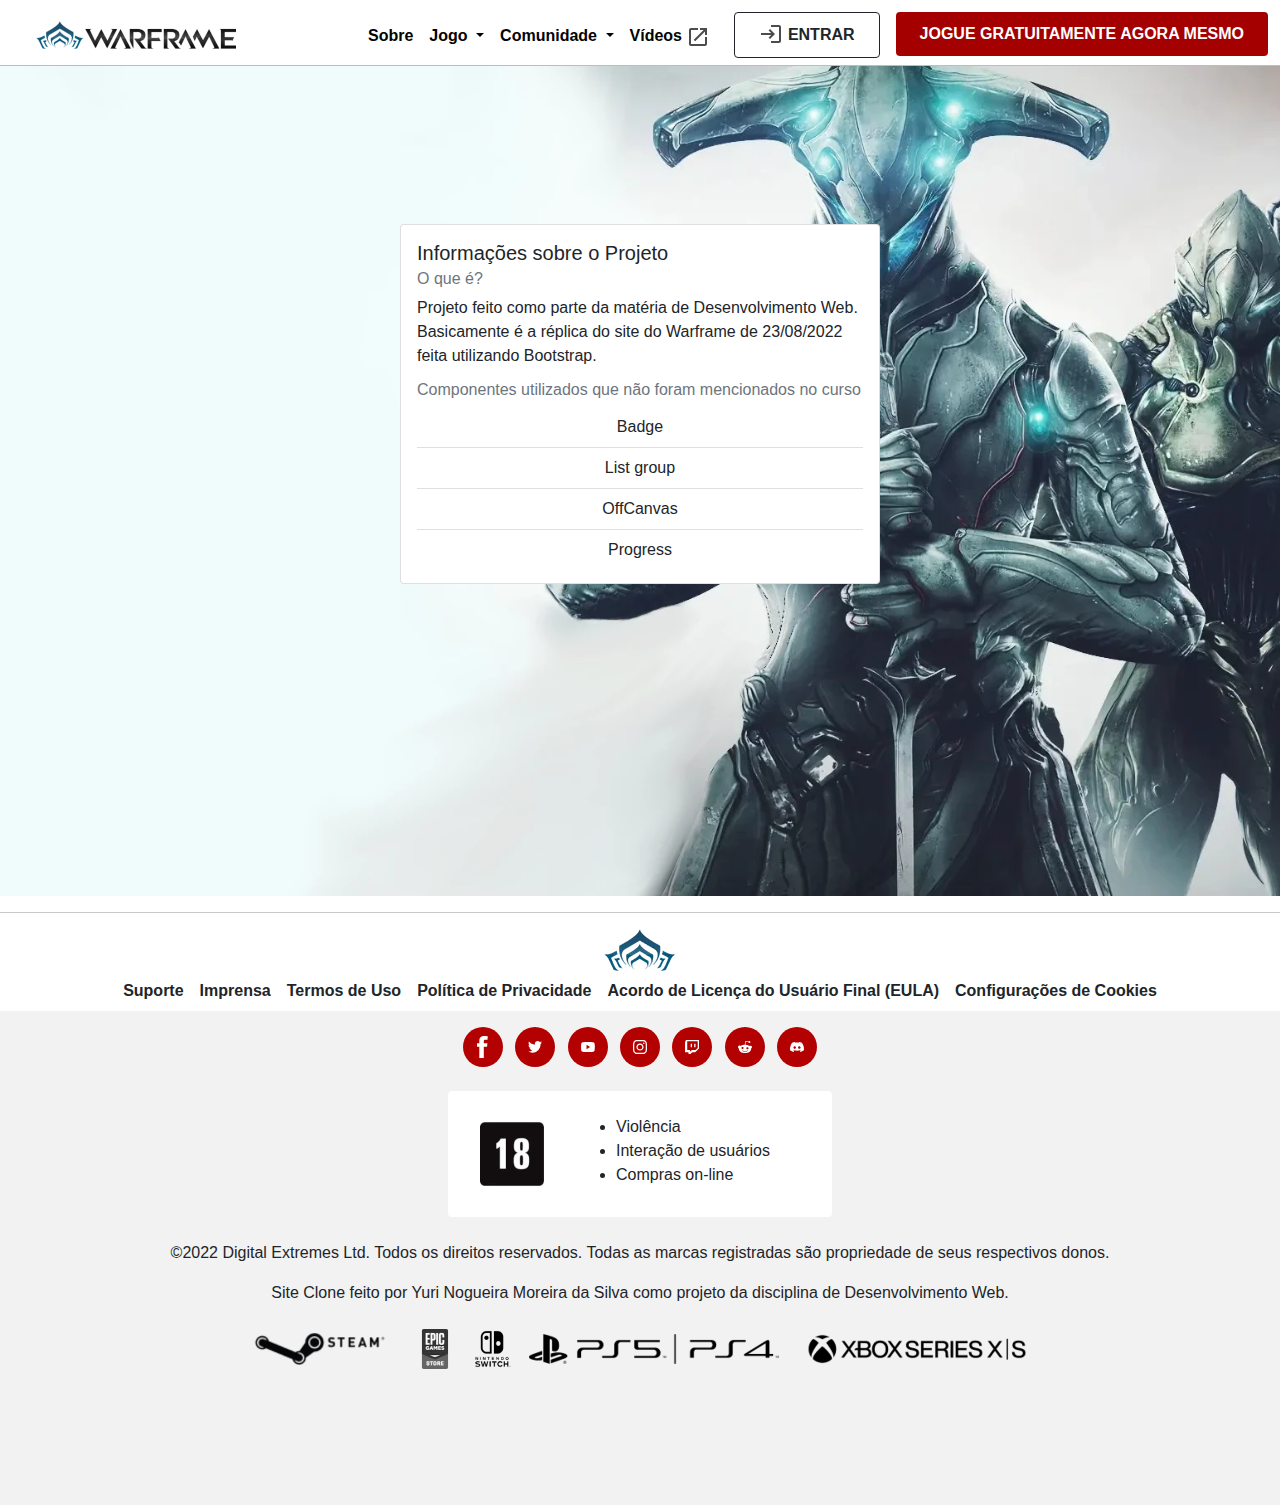
<file: about.html>
<!DOCTYPE html>
<html lang="pt-br">
<head>
  <meta charset="UTF-8">
  <meta name="viewport" content="width=device-width, initial-scale=1.0">
  <title>Warframe</title>
  <link rel="shortcut icon" href="images/favicon.ico">
  <link href="css/bootstrap.min.css" rel="stylesheet">
  <link href="css/header.css" rel="stylesheet">
  <link href="css/footer.css" rel="stylesheet">
  <link href="css/style.css" rel="stylesheet">
  <script src="js/bootstrap.bundle.min.js"></script>
  <script src="js/utils.js"></script>
</head>
<body>
<header>
  <div class="offcanvas offcanvas-bottom login-canvas"
       tabindex="-1"
       id="registerOffcanvas"
       aria-labelledby="registerOffcanvasLabel">
    <div class="offcanvas-header">
      <div class="container-fluid">
        <div class="row float-start">
          <div class="col m-auto">
            <button type="button"
                    class="btn-close text-reset bg-white"
                    data-bs-dismiss="offcanvas"
                    aria-label="Close">
            </button>
          </div>
          <div class="col m-auto">
            <h3 class="text-white m-auto">Fechar</h3>
          </div>
        </div>
      </div>
    </div>
    <div class="offcanvas-body">
      <div class="container-fluid">
        <div class="row text-center">
          <div class="col w-25 m-auto">
            <img src="images/warframe-logo-simple.webp"
                 alt="Logo do Warframe"
                 class="img-fluid">
          </div>
        </div>
      </div>
      <div class="container-fluid">
        <div class="row">
          <div class="col-12 col-sm-10 col-md-8 col-lg-7 col-xl-6 mt-5 m-auto login-canvas-form">
            <div class="text-center m-auto my-5" style="width: 90%">
              <h4 class="text-white m-auto my-2">CADASTRO</h4>
              <form class="login-canvas-form-form m-auto">
                <input type="email"
                       class="form-control login-canvas-inputs m-auto"
                       id="emailRegisterInput"
                       placeholder="Endereço de E-mail">
                <input type="text"
                       class="form-control login-canvas-inputs mt-3 m-auto"
                       id="nameRegister"
                       placeholder="Nome">
                <input type="password"
                       class="form-control login-canvas-inputs mt-3 m-auto"
                       id="passwordRegister"
                       placeholder="Senha">
                <input type="password"
                       class="form-control login-canvas-inputs mt-3 m-auto"
                       id="passwordConfirmRegister"
                       placeholder="Repita a Senha">
                <a type="button"
                   data-bs-dismiss="offcanvas"
                   aria-label="Close"
                   class="btn red-button my-4 w-100 m-auto">
                  CADASTRO
                </a>
              </form>
            </div>
          </div>
        </div>
      </div>
    </div>
  </div>

  <div class="offcanvas offcanvas-top login-canvas"
       tabindex="-1"
       id="loginOffcanvas"
       aria-labelledby="loginOffcanvasLabel">
    <div class="offcanvas-header">
      <div class="container-fluid">
        <div class="row float-start">
          <div class="col m-auto">
            <button type="button"
                    class="btn-close text-reset bg-white"
                    data-bs-dismiss="offcanvas"
                    aria-label="Close">
            </button>
          </div>
          <div class="col m-auto">
            <h3 class="text-white m-auto">Fechar</h3>
          </div>
        </div>
      </div>
    </div>
    <div class="offcanvas-body">
      <div class="container-fluid">
        <div class="row text-center">
          <div class="col w-25 m-auto">
            <img src="images/warframe-logo-simple.webp"
                 alt="Logo do Warframe"
                 class="img-fluid">
          </div>
        </div>
      </div>
      <div class="container-fluid">
        <div class="row">
          <div class="col-12 col-sm-10 col-md-8 col-lg-7 col-xl-6 mt-5 m-auto login-canvas-form">
            <div class="text-center m-auto my-5" style="width: 90%">
              <h4 class="text-white m-auto my-2">ENTRAR COM</h4>
              <form class="login-canvas-form-form m-auto">
                <input type="email"
                       class="form-control login-canvas-inputs m-auto"
                       id="emailInput"
                       placeholder="Endereço de E-mail">
                <input type="password"
                       class="form-control login-canvas-inputs mt-3 m-auto"
                       id="password"
                       placeholder="Senha">
                <a type="button"
                   data-bs-dismiss="offcanvas"
                   aria-label="Close"
                   class="btn red-button my-4 w-100 m-auto">
                  ENTRAR
                </a>
              </form>
              <h4 class="text-white m-auto">OU</h4>
              <form class="login-canvas-form-form my-4 m-auto">
                <a type="button"
                   onclick="openRegisterAndCloseLogin()"
                   data-bs-dismiss="offcanvas"
                   aria-label="Close"
                   class="btn red-button w-100 m-auto">
                  CADASTRAR-SE
                </a>
              </form>
            </div>
          </div>
        </div>
      </div>
    </div>
  </div>

  <nav class="navbar navbar-expand-xl fixed-top bg-white pb-0">
    <div class="container-fluid">
      <a class="navbar-brand px-4 pb-1" href="index.html">
        <img src="images/logo-menu.webp"
             alt="Logo do Warframe"
             class="d-inline-block align-text-top mb-2">
      </a>
      <a class="navbar-toggler" type="button" data-bs-toggle="collapse" data-bs-target="#navbarSupportedContent">
        <img alt="Toggle Menu Icon" src="images/menu-icon.svg">
      </a>
      <div class="justify-content-end collapse navbar-collapse" id="navbarSupportedContent">
        <ul class="navbar-nav">
          <li class="nav-item nav-item-lined">
            <a class="pb-2 pt-3 nav-link" href="#">
              Sobre
            </a>
          </li>

          <li class="nav-item dropdown nav-item-lined">
            <a class="pb-2 pt-3 nav-link dropdown-toggle"
               href="#"
               id="gameDropdown"
               role="button">
              Jogo
            </a>
            <ul class="dropdown-menu" aria-labelledby="gameDropdown">
              <li><a class="dropdown-item" href="news.html">Notícias Recentes</a></li>
              <li><a class="dropdown-item" href="warframes.html">Warframes</a></li>
              <li><a class="dropdown-item" href="download.html">Baixar o Jogo</a></li>
            </ul>
          </li>

          <li class="nav-item dropdown nav-item-lined">
            <a class="pb-2 pt-3 nav-link dropdown-toggle active"
               href="#"
               id="communityDropdown"
               role="button">
              Comunidade
            </a>
            <ul class="dropdown-menu" aria-labelledby="communityDropdown">
              <li><a class="dropdown-item" href="https://forums.warframe.com/" target="_blank">
                Fóruns
                <img class="video-icon" src="images/launch-icon.svg" alt="Vídeos">
              </a></li>
              <li><a class="dropdown-item" href="https://discord.com/invite/playwarframe" target="_blank">
                Servidor Oficial do Discord
                <img class="video-icon" src="images/launch-icon.svg" alt="Vídeos">
              </a></li>
              <li><a class="dropdown-item" href="https://www.twitch.tv/warframe" target="_blank">
                Canal do Twitch
                <img class="video-icon" src="images/launch-icon.svg" alt="Vídeos">
              </a></li>
              <li><a class="dropdown-item" href="https://twitter.com/playwarframe" target="_blank">
                Twitter
                <img class="video-icon" src="images/launch-icon.svg" alt="Vídeos">
              </a></li>
            </ul>
          </li>

          <li class="nav-item nav-item-lined">
            <a class="pb-2 pt-3 nav-link" href="https://www.youtube.com/user/playwarframe" target="_blank">
              Vídeos
              <img class="video-icon" src="images/launch-icon.svg" alt="Vídeos">
            </a>
          </li>

          <li class="nav-item text-center mt-1">
            <a class="btn white-button header-white-button mx-3 mb-1 mb-xl-0 px-4"
               data-bs-toggle="offcanvas"
               href="#loginOffcanvas"
               role="button"
               aria-controls="justAProjectOffCanvas">
              <img class="pb-1" src="images/login-icon.svg" alt="Entrar"> ENTRAR
            </a>
          </li>
          <li class="nav-item text-center mt-1">
            <a class="btn red-button header-red-button mb-1 mb-xl-0 px-4"
               data-bs-toggle="offcanvas"
               href="#registerOffcanvas"
               role="button"
               aria-controls="justAProjectOffCanvas">
              JOGUE GRATUITAMENTE AGORA MESMO
            </a>
          </li>
        </ul>
      </div>
    </div>
  </nav>
</header>

<main>
  <section class="center-page-image">
    <img class="image-adjust" src="images/about-background.webp" alt="About background">
    <div class="center-page-card mt--672">
      <div class="card">
        <div class="card-body">
          <h5 class="card-title">Informações sobre o Projeto</h5>
          <h6 class="card-subtitle mb-2 text-muted">O que é?</h6>
          <p class="card-text">
            Projeto feito como parte da matéria de Desenvolvimento Web.
            Basicamente é a réplica do site do Warframe de 23/08/2022
            feita utilizando Bootstrap.
          </p>
          <h6 class="card-subtitle mb-2 text-muted">Componentes utilizados que não foram mencionados no curso</h6>
          <ul class="list-group about-card text-center list-group-flush overflow-scroll">
            <li class="list-group-item">Badge</li>
            <li class="list-group-item">List group</li>
            <li class="list-group-item">OffCanvas</li>
            <li class="list-group-item">Progress</li>
            <li class="list-group-item">Toasts</li>
          </ul>
        </div>
      </div>
    </div>
  </section>
</main>

<footer>
  <div class="position-fixed end-0 top-50 p-3">
    <div id="baseToast" class="toast hide" role="alert" aria-live="assertive" aria-atomic="true">
      <div class="toast-header">
        <strong class="me-auto" id="toastTitle">x</strong>
        <button type="button" class="btn-close" data-bs-dismiss="toast" aria-label="Close"></button>
      </div>
      <div class="toast-body">
        <a class="link-danger" id="toastLink" href="#">
          x
        </a>
      </div>
    </div>
  </div>

  <hr>
  <section class="container text-center mt-2">
    <div class="row">
      <div class="col">
        <img src="images/warframe-logo.webp" alt="Warframe Logo">
      </div>
    </div>
    <div class="d-lg-inline-flex d-sm-grid">
      <div class="p-2">
        <a href="#"
           class="link-dark text-decoration-none"
           onclick="openToast(
                 'baseToast',
                 'Suporte',
                 'https://www.warframe.com/pt-br/zendesk',
                 'Acesse o suporte clicando aqui'
               )">
          <strong>Suporte</strong>
        </a>
      </div>
      <div class="p-2">
        <a href="#"
           class="link-dark text-decoration-none"
           onclick="openToast(
                 'baseToast',
                 'Imprensa',
                 'https://www.digitalextremes.com/',
                 'Acesse informações sobre a imprensa clicando aqui'
               )">
          <strong>Imprensa</strong>
        </a>
      </div>
      <div class="p-2">
        <a href="#"
           class="link-dark text-decoration-none"
           onclick="openToast(
                 'baseToast',
                 'Termos de Uso',
                 'https://www.warframe.com/pt-br/terms/',
                 'Acesse os Termos de Uso clicando aqui'
               )">
          <strong>Termos de Uso</strong>
        </a>
      </div>
      <div class="p-2">
        <a href="#"
           class="link-dark text-decoration-none"
           onclick="openToast(
                 'baseToast',
                 'Política de Privacidade',
                 'https://www.warframe.com/pt-br/privacy/',
                 'Acesse a Política de Privacidade clicando aqui'
               )">
          <strong>Política de Privacidade</strong>
        </a>
      </div>
      <div class="p-2">
        <a href="#"
           class="link-dark text-decoration-none"
           onclick="openToast(
                 'baseToast',
                 'Acordo de Licença do Usuário Final (EULA)',
                 'https://www.warframe.com/pt-br/eula/',
                 'Acesse o Acordo de Licença do Usuário Final (EULA) aqui'
               )">
          <strong>Acordo de Licença do Usuário Final (EULA)</strong>
        </a>
      </div>
      <div class="p-2">
        <a href="#"
           class="link-dark text-decoration-none"
           onclick="openToast(
                 'baseToast',
                 'Configurações de Cookies',
                 '#',
                 'Não possuimos cookies!'
               )">
          <strong>Configurações de Cookies</strong>
        </a>
      </div>
    </div>
  </section>

  <div class="contacts-container">
    <section class="container text-center">
      <a type="button" class="btn btn-circle" href="https://www.facebook.com/PlayWarframe/" target="_blank">
        <img class="img-fluid" src="images/facebook.svg" alt="Facebook">
      </a>
      <a type="button" class="btn btn-circle" href="https://twitter.com/playwarframe" target="_blank">
        <img class="img-fluid" src="images/twitter.svg" alt="Twitter">
      </a>
      <a type="button" class="btn btn-circle" href="https://www.youtube.com/user/playwarframe" target="_blank">
        <img class="img-fluid" src="images/youtube.svg" alt="Youtube">
      </a>
      <a type="button" class="btn btn-circle" href="https://www.instagram.com/playwarframe/" target="_blank">
        <img class="img-fluid" src="images/instagram.svg" alt="Instagram">
      </a>
      <a type="button" class="btn btn-circle" href="https://www.twitch.tv/warframe" target="_blank">
        <img class="img-fluid" src="images/twitch.svg" alt="Twitch">
      </a>
      <a type="button" class="btn btn-circle" href="https://www.reddit.com/r/warframe" target="_blank">
        <img class="img-fluid" src="images/reddit.svg" alt="Reddit">
      </a>
      <a type="button" class="btn btn-circle" href="https://discord.com/invite/playwarframe" target="_blank">
        <img class="img-fluid" src="images/discord.svg" alt="Discord">
      </a>
    </section>

    <section class="container text-center mt-4 mb-4">
      <div class="card m-auto age-ratting-card border-0">
        <div class="row g-0 mt-3 mb-3">
          <div class="col-4">
            <img src="images/age-ratting.webp" alt="Classificação 18 Anos">
          </div>
          <div class="col-8">
            <ul class="m-2">
              <li class="float-start">Violência</li>
              <li class="float-start">Interação de usuários</li>
              <li class="float-start">Compras on-line</li>
            </ul>
          </div>
        </div>
      </div>
    </section>

    <section class="text-center">
      <p>
        ©2022 Digital Extremes Ltd. Todos os direitos reservados. Todas as marcas registradas são propriedade de seus respectivos donos.
      </p>
      <p>
        Site Clone feito por Yuri Nogueira Moreira da Silva como projeto da disciplina de Desenvolvimento Web.
      </p>
    </section>

    <section class="text-center">
      <img src="images/steam.webp" class="img-fluid m-1" alt="Steam">
      <img src="images/epicgames.webp" class="img-fluid m-1" alt="Epic Games">
      <img src="images/switch.webp" class="img-fluid m-1" alt="Nintendo Switch">
      <img src="images/playstation.webp" class="img-fluid m-1" alt="Playstation">
      <img src="images/xbox.webp" class="img-fluid m-1" alt="Xbox">
    </section>
  </div>
</footer>
</body>
</html>
</file>
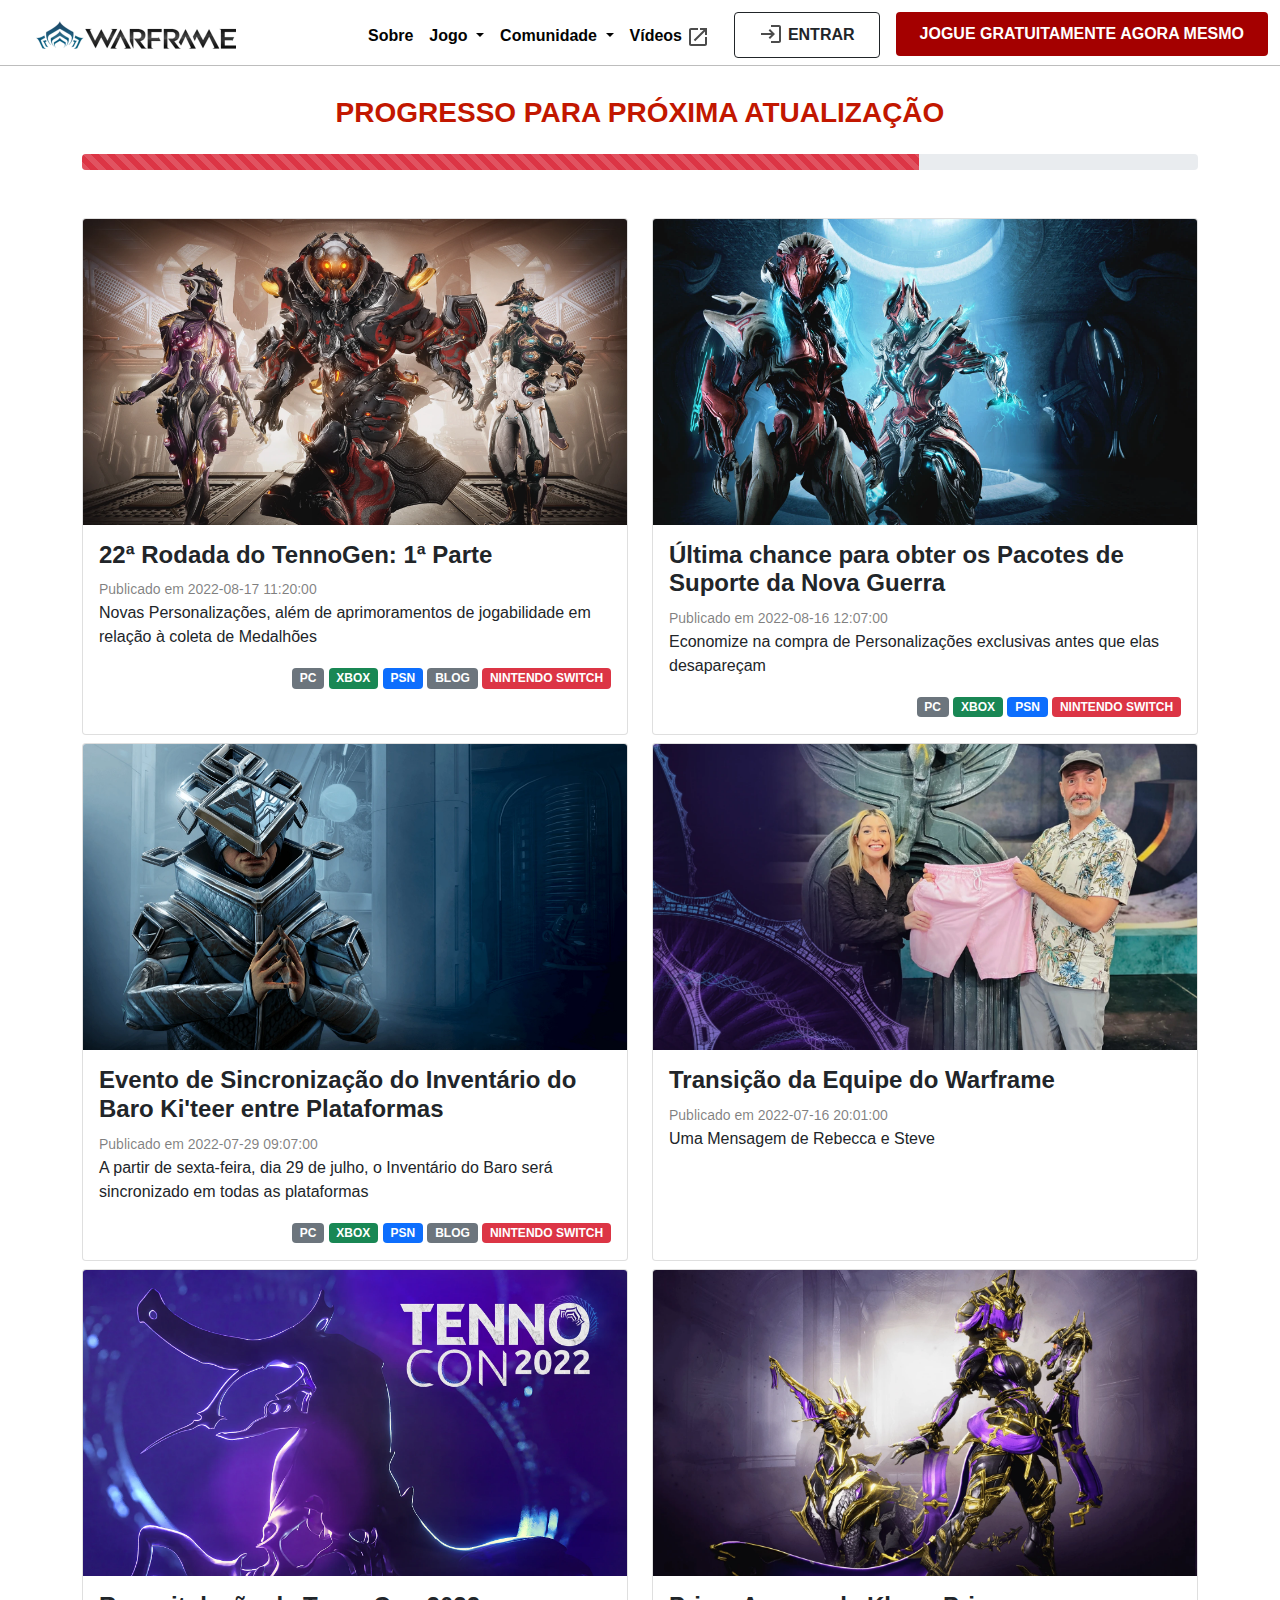
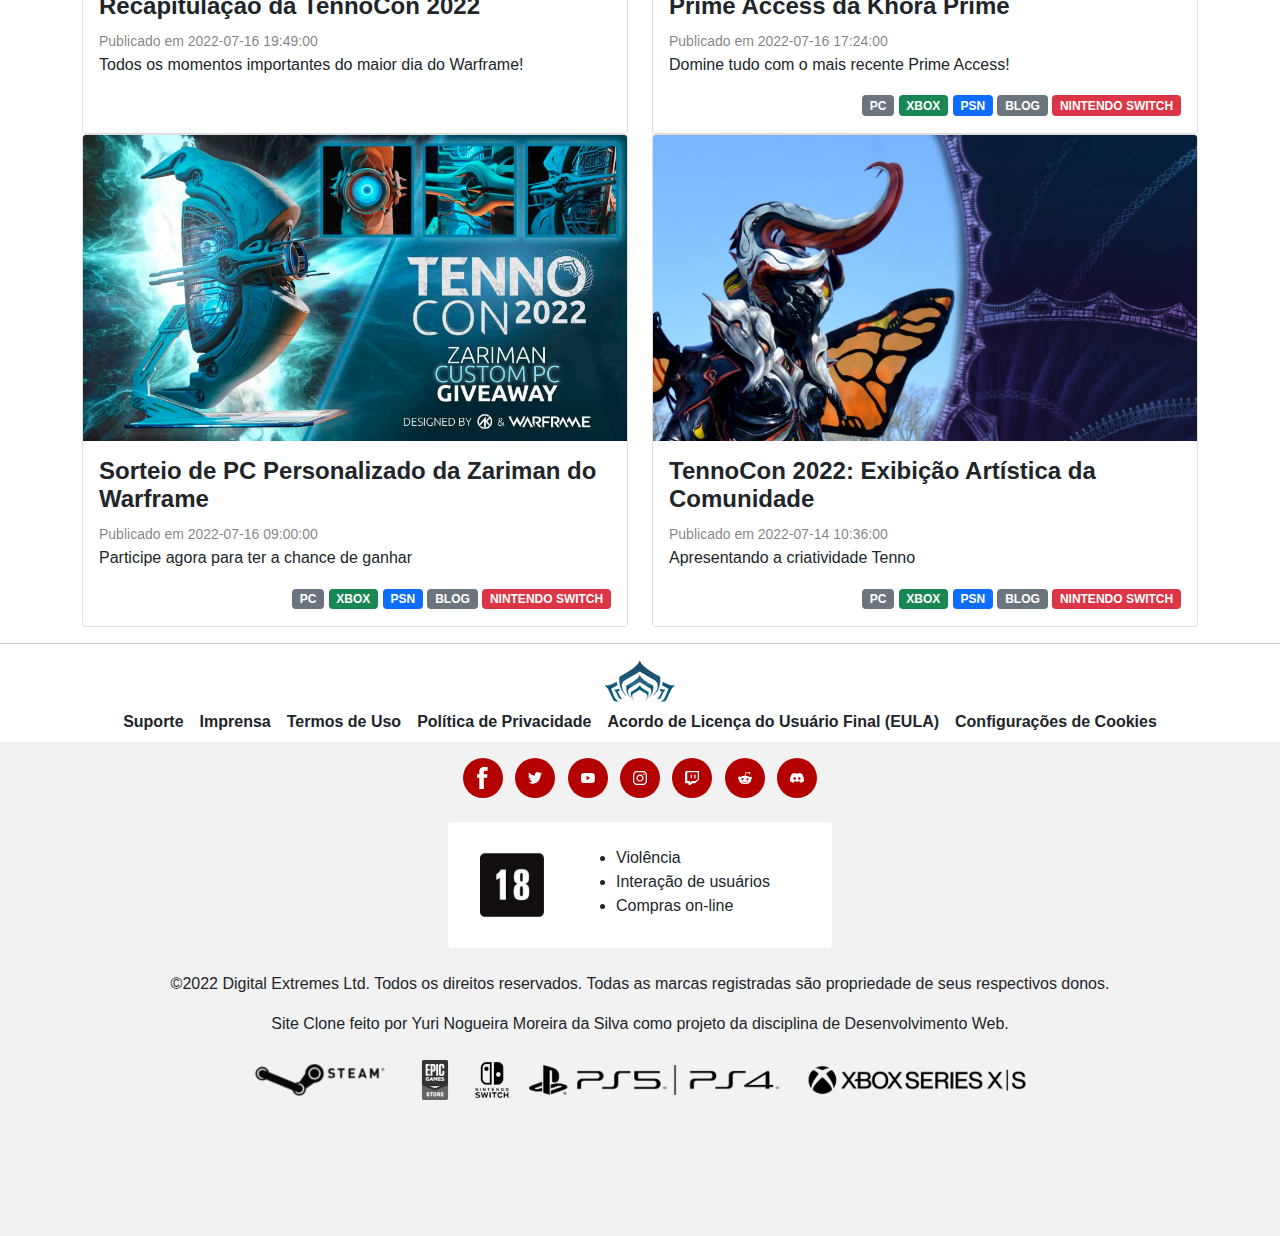
<file: news.html>
<!DOCTYPE html>
<html lang="pt-br">
<head>
  <meta charset="UTF-8">
  <meta name="viewport" content="width=device-width, initial-scale=1.0">
  <title>Warframe</title>
  <link rel="shortcut icon" href="images/favicon.ico">
  <link href="css/bootstrap.min.css" rel="stylesheet">
  <link href="css/header.css" rel="stylesheet">
  <link href="css/footer.css" rel="stylesheet">
  <link href="css/style.css" rel="stylesheet">
  <script src="js/bootstrap.bundle.min.js"></script>
  <script src="js/utils.js"></script>
</head>
<body>
<header>
  <div class="offcanvas offcanvas-bottom login-canvas"
       tabindex="-1"
       id="registerOffcanvas"
       aria-labelledby="registerOffcanvasLabel">
    <div class="offcanvas-header">
      <div class="container-fluid">
        <div class="row float-start">
          <div class="col m-auto">
            <button type="button"
                    class="btn-close text-reset bg-white"
                    data-bs-dismiss="offcanvas"
                    aria-label="Close">
            </button>
          </div>
          <div class="col m-auto">
            <h3 class="text-white m-auto">Fechar</h3>
          </div>
        </div>
      </div>
    </div>
    <div class="offcanvas-body">
      <div class="container-fluid">
        <div class="row text-center">
          <div class="col w-25 m-auto">
            <img src="images/warframe-logo-simple.webp"
                 alt="Logo do Warframe"
                 class="img-fluid">
          </div>
        </div>
      </div>
      <div class="container-fluid">
        <div class="row">
          <div class="col-12 col-sm-10 col-md-8 col-lg-7 col-xl-6 mt-5 m-auto login-canvas-form">
            <div class="text-center m-auto my-5" style="width: 90%">
              <h4 class="text-white m-auto my-2">CADASTRO</h4>
              <form class="login-canvas-form-form m-auto">
                <input type="email"
                       class="form-control login-canvas-inputs m-auto"
                       id="emailRegisterInput"
                       placeholder="Endereço de E-mail">
                <input type="text"
                       class="form-control login-canvas-inputs mt-3 m-auto"
                       id="nameRegister"
                       placeholder="Nome">
                <input type="password"
                       class="form-control login-canvas-inputs mt-3 m-auto"
                       id="passwordRegister"
                       placeholder="Senha">
                <input type="password"
                       class="form-control login-canvas-inputs mt-3 m-auto"
                       id="passwordConfirmRegister"
                       placeholder="Repita a Senha">
                <a type="button"
                   data-bs-dismiss="offcanvas"
                   aria-label="Close"
                   class="btn red-button my-4 w-100 m-auto">
                  CADASTRO
                </a>
              </form>
            </div>
          </div>
        </div>
      </div>
    </div>
  </div>

  <div class="offcanvas offcanvas-top login-canvas"
       tabindex="-1"
       id="loginOffcanvas"
       aria-labelledby="loginOffcanvasLabel">
    <div class="offcanvas-header">
      <div class="container-fluid">
        <div class="row float-start">
          <div class="col m-auto">
            <button type="button"
                    class="btn-close text-reset bg-white"
                    data-bs-dismiss="offcanvas"
                    aria-label="Close">
            </button>
          </div>
          <div class="col m-auto">
            <h3 class="text-white m-auto">Fechar</h3>
          </div>
        </div>
      </div>
    </div>
    <div class="offcanvas-body">
      <div class="container-fluid">
        <div class="row text-center">
          <div class="col w-25 m-auto">
            <img src="images/warframe-logo-simple.webp"
                 alt="Logo do Warframe"
                 class="img-fluid">
          </div>
        </div>
      </div>
      <div class="container-fluid">
        <div class="row">
          <div class="col-12 col-sm-10 col-md-8 col-lg-7 col-xl-6 mt-5 m-auto login-canvas-form">
            <div class="text-center m-auto my-5" style="width: 90%">
              <h4 class="text-white m-auto my-2">ENTRAR COM</h4>
              <form class="login-canvas-form-form m-auto">
                <input type="email"
                       class="form-control login-canvas-inputs m-auto"
                       id="emailInput"
                       placeholder="Endereço de E-mail">
                <input type="password"
                       class="form-control login-canvas-inputs mt-3 m-auto"
                       id="password"
                       placeholder="Senha">
                <a type="button"
                   data-bs-dismiss="offcanvas"
                   aria-label="Close"
                   class="btn red-button my-4 w-100 m-auto">
                  ENTRAR
                </a>
              </form>
              <h4 class="text-white m-auto">OU</h4>
              <form class="login-canvas-form-form my-4 m-auto">
                <a type="button"
                   onclick="openRegisterAndCloseLogin()"
                   data-bs-dismiss="offcanvas"
                   aria-label="Close"
                   class="btn red-button w-100 m-auto">
                  CADASTRAR-SE
                </a>
              </form>
            </div>
          </div>
        </div>
      </div>
    </div>
  </div>

  <nav class="navbar navbar-expand-xl fixed-top bg-white pb-0">
    <div class="container-fluid">
      <a class="navbar-brand px-4 pb-1" href="index.html">
        <img src="images/logo-menu.webp"
             alt="Logo do Warframe"
             class="d-inline-block align-text-top mb-2">
      </a>
      <a class="navbar-toggler" type="button" data-bs-toggle="collapse" data-bs-target="#navbarSupportedContent">
        <img alt="Toggle Menu Icon" src="images/menu-icon.svg">
      </a>
      <div class="justify-content-end collapse navbar-collapse" id="navbarSupportedContent">
        <ul class="navbar-nav">
          <li class="nav-item nav-item-lined">
            <a class="pb-2 pt-3 nav-link" href="about.html">
              Sobre
            </a>
          </li>

          <li class="nav-item dropdown nav-item-lined">
            <a class="pb-2 pt-3 nav-link dropdown-toggle"
               href="#"
               id="gameDropdown"
               role="button">
              Jogo
            </a>
            <ul class="dropdown-menu" aria-labelledby="gameDropdown">
              <li><a class="dropdown-item" href="#">Notícias Recentes</a></li>
              <li><a class="dropdown-item" href="warframes.html">Warframes</a></li>
              <li><a class="dropdown-item" href="download.html">Baixar o Jogo</a></li>
            </ul>
          </li>

          <li class="nav-item dropdown nav-item-lined">
            <a class="pb-2 pt-3 nav-link dropdown-toggle active"
               href="#"
               id="communityDropdown"
               role="button">
              Comunidade
            </a>
            <ul class="dropdown-menu" aria-labelledby="communityDropdown">
              <li><a class="dropdown-item" href="https://forums.warframe.com/" target="_blank">
                Fóruns
                <img class="video-icon" src="images/launch-icon.svg" alt="Vídeos">
              </a></li>
              <li><a class="dropdown-item" href="https://discord.com/invite/playwarframe" target="_blank">
                Servidor Oficial do Discord
                <img class="video-icon" src="images/launch-icon.svg" alt="Vídeos">
              </a></li>
              <li><a class="dropdown-item" href="https://www.twitch.tv/warframe" target="_blank">
                Canal do Twitch
                <img class="video-icon" src="images/launch-icon.svg" alt="Vídeos">
              </a></li>
              <li><a class="dropdown-item" href="https://twitter.com/playwarframe" target="_blank">
                Twitter
                <img class="video-icon" src="images/launch-icon.svg" alt="Vídeos">
              </a></li>
            </ul>
          </li>

          <li class="nav-item nav-item-lined">
            <a class="pb-2 pt-3 nav-link" href="https://www.youtube.com/user/playwarframe" target="_blank">
              Vídeos
              <img class="video-icon" src="images/launch-icon.svg" alt="Vídeos">
            </a>
          </li>

          <li class="nav-item text-center mt-1">
            <a class="btn white-button header-white-button mx-3 mb-1 mb-xl-0 px-4"
               data-bs-toggle="offcanvas"
               href="#loginOffcanvas"
               role="button"
               aria-controls="justAProjectOffCanvas">
              <img class="pb-1" src="images/login-icon.svg" alt="Entrar"> ENTRAR
            </a>
          </li>
          <li class="nav-item text-center mt-1">
            <a class="btn red-button header-red-button mb-1 mb-xl-0 px-4"
               data-bs-toggle="offcanvas"
               href="#registerOffcanvas"
               role="button"
               aria-controls="justAProjectOffCanvas">
              JOGUE GRATUITAMENTE AGORA MESMO
            </a>
          </li>
        </ul>
      </div>
    </div>
  </nav>
</header>

<main>
  <section class="container mt-96px mb-5 align-items-center">
    <div class="text-center">
      <h3 class="default-color"><b>PROGRESSO PARA PRÓXIMA ATUALIZAÇÃO</b></h3>
      <div class="progress mt-4">
        <div class="progress-bar progress-bar-striped progress-bar-animated bg-danger"
             role="progressbar"
             aria-valuenow="75"
             aria-valuemin="0"
             aria-valuemax="100"
             style="width: 75%">
        </div>
      </div>
    </div>
  </section>
  <section class="container align-items-center">
    <div class="row">
      <div class="col-12 col-lg-6 mb-2">
        <div class="card h-100">
          <img src="images/tennogen-card.webp" class="card-img-top" alt="Tennogen 22">
          <div class="card-body">
            <h4 class="card-title"><b>22ª Rodada do TennoGen: 1ª Parte</b></h4>
            <small class="text-black-50">Publicado em 2022-08-17 11:20:00</small>
            <p class="card-text">Novas Personalizações, além de aprimoramentos de jogabilidade em relação à coleta de Medalhões</p>
            <div class="float-end">
              <span class="badge bg-secondary">PC</span>
              <span class="badge bg-success">XBOX</span>
              <span class="badge bg-primary">PSN</span>
              <span class="badge bg-secondary">BLOG</span>
              <span class="badge bg-danger">NINTENDO SWITCH</span>
            </div>
          </div>
        </div>
      </div>
      <div class="col-12 col-lg-6 mb-2">
        <div class="card h-100">
          <img src="images/new-war-card.webp" class="card-img-top" alt="Pacotes New War">
          <div class="card-body">
            <h4 class="card-title"><b>Última chance para obter os Pacotes de Suporte da Nova Guerra</b></h4>
            <small class="text-black-50">Publicado em 2022-08-16 12:07:00</small>
            <p class="card-text">Economize na compra de Personalizações exclusivas antes que elas desapareçam</p>
            <div class="float-end">
              <span class="badge bg-secondary">PC</span>
              <span class="badge bg-success">XBOX</span>
              <span class="badge bg-primary">PSN</span>
              <span class="badge bg-danger">NINTENDO SWITCH</span>
            </div>
          </div>
        </div>
      </div>
    </div>
    <div class="row">
      <div class="col-12 col-lg-6 mb-2">
        <div class="card h-100">
          <img src="images/baro-sync-card.webp" class="card-img-top" alt="Sincronização do Baro">
          <div class="card-body">
            <h4 class="card-title"><b>Evento de Sincronização do Inventário do Baro Ki'teer entre Plataformas</b></h4>
            <small class="text-black-50">Publicado em 2022-07-29 09:07:00</small>
            <p class="card-text">A partir de sexta-feira, dia 29 de julho, o Inventário do Baro será sincronizado em todas as plataformas</p>
            <div class="float-end">
              <span class="badge bg-secondary">PC</span>
              <span class="badge bg-success">XBOX</span>
              <span class="badge bg-primary">PSN</span>
              <span class="badge bg-secondary">BLOG</span>
              <span class="badge bg-danger">NINTENDO SWITCH</span>
            </div>
          </div>
        </div>
      </div>
      <div class="col-12 col-lg-6 mb-2">
        <div class="card h-100">
          <img src="images/team-change-card.webp" class="card-img-top" alt="Transição de Equipe">
          <div class="card-body">
            <h4 class="card-title"><b>Transição da Equipe do Warframe</b></h4>
            <small class="text-black-50">Publicado em 2022-07-16 20:01:00</small>
            <p class="card-text">Uma Mensagem de Rebecca e Steve</p>
          </div>
        </div>
      </div>
    </div>
    <div class="row">
      <div class="col-12 col-lg-6">
        <div class="card h-100">
          <img src="images/tennocon-card.webp" class="card-img-top" alt="Tenncon">
          <div class="card-body">
            <h4 class="card-title"><b>Recapitulação da TennoCon 2022</b></h4>
            <small class="text-black-50">Publicado em 2022-07-16 19:49:00</small>
            <p class="card-text">Todos os momentos importantes do maior dia do Warframe!</p>
          </div>
        </div>
      </div>
      <div class="col-12 col-lg-6">
        <div class="card h-100">
          <img src="images/khora-prime-card.webp" class="card-img-top" alt="Khora Prime">
          <div class="card-body">
            <h4 class="card-title"><b>Prime Access da Khora Prime</b></h4>
            <small class="text-black-50">Publicado em 2022-07-16 17:24:00</small>
            <p class="card-text">Domine tudo com o mais recente Prime Access!</p>
            <div class="float-end">
              <span class="badge bg-secondary">PC</span>
              <span class="badge bg-success">XBOX</span>
              <span class="badge bg-primary">PSN</span>
              <span class="badge bg-secondary">BLOG</span>
              <span class="badge bg-danger">NINTENDO SWITCH</span>
            </div>
          </div>
        </div>
      </div>
    </div>
    <div class="row">
      <div class="col-12 col-lg-6">
        <div class="card h-100">
          <img src="images/tenno-pc-card.webp" class="card-img-top" alt="Sorteio">
          <div class="card-body">
            <h4 class="card-title"><b>Sorteio de PC Personalizado da Zariman do Warframe</b></h4>
            <small class="text-black-50">Publicado em 2022-07-16 09:00:00</small>
            <p class="card-text">Participe agora para ter a chance de ganhar</p>
            <div class="float-end">
              <span class="badge bg-secondary">PC</span>
              <span class="badge bg-success">XBOX</span>
              <span class="badge bg-primary">PSN</span>
              <span class="badge bg-secondary">BLOG</span>
              <span class="badge bg-danger">NINTENDO SWITCH</span>
            </div>
          </div>
        </div>
      </div>
      <div class="col-12 col-lg-6">
        <div class="card h-100">
          <img src="images/artistic-community-card.webp" class="card-img-top" alt="Exibição Artística">
          <div class="card-body">
            <h4 class="card-title"><b>TennoCon 2022: Exibição Artística da Comunidade</b></h4>
            <small class="text-black-50">Publicado em 2022-07-14 10:36:00</small>
            <p class="card-text">Apresentando a criatividade Tenno</p>
            <div class="float-end">
              <span class="badge bg-secondary">PC</span>
              <span class="badge bg-success">XBOX</span>
              <span class="badge bg-primary">PSN</span>
              <span class="badge bg-secondary">BLOG</span>
              <span class="badge bg-danger">NINTENDO SWITCH</span>
            </div>
          </div>
        </div>
      </div>
    </div>
  </section>
</main>

<footer>
  <div class="position-fixed end-0 top-50 p-3">
    <div id="baseToast" class="toast hide" role="alert" aria-live="assertive" aria-atomic="true">
      <div class="toast-header">
        <strong class="me-auto" id="toastTitle">x</strong>
        <button type="button" class="btn-close" data-bs-dismiss="toast" aria-label="Close"></button>
      </div>
      <div class="toast-body">
        <a class="link-danger" id="toastLink" href="#">
          x
        </a>
      </div>
    </div>
  </div>

  <hr>
  <section class="container text-center mt-2">
    <div class="row">
      <div class="col">
        <img src="images/warframe-logo.webp" alt="Warframe Logo">
      </div>
    </div>
    <div class="d-lg-inline-flex d-sm-grid">
      <div class="p-2">
        <a href="#"
           class="link-dark text-decoration-none"
           onclick="openToast(
                 'baseToast',
                 'Suporte',
                 'https://www.warframe.com/pt-br/zendesk',
                 'Acesse o suporte clicando aqui'
               )">
          <strong>Suporte</strong>
        </a>
      </div>
      <div class="p-2">
        <a href="#"
           class="link-dark text-decoration-none"
           onclick="openToast(
                 'baseToast',
                 'Imprensa',
                 'https://www.digitalextremes.com/',
                 'Acesse informações sobre a imprensa clicando aqui'
               )">
          <strong>Imprensa</strong>
        </a>
      </div>
      <div class="p-2">
        <a href="#"
           class="link-dark text-decoration-none"
           onclick="openToast(
                 'baseToast',
                 'Termos de Uso',
                 'https://www.warframe.com/pt-br/terms/',
                 'Acesse os Termos de Uso clicando aqui'
               )">
          <strong>Termos de Uso</strong>
        </a>
      </div>
      <div class="p-2">
        <a href="#"
           class="link-dark text-decoration-none"
           onclick="openToast(
                 'baseToast',
                 'Política de Privacidade',
                 'https://www.warframe.com/pt-br/privacy/',
                 'Acesse a Política de Privacidade clicando aqui'
               )">
          <strong>Política de Privacidade</strong>
        </a>
      </div>
      <div class="p-2">
        <a href="#"
           class="link-dark text-decoration-none"
           onclick="openToast(
                 'baseToast',
                 'Acordo de Licença do Usuário Final (EULA)',
                 'https://www.warframe.com/pt-br/eula/',
                 'Acesse o Acordo de Licença do Usuário Final (EULA) aqui'
               )">
          <strong>Acordo de Licença do Usuário Final (EULA)</strong>
        </a>
      </div>
      <div class="p-2">
        <a href="#"
           class="link-dark text-decoration-none"
           onclick="openToast(
                 'baseToast',
                 'Configurações de Cookies',
                 '#',
                 'Não possuimos cookies!'
               )">
          <strong>Configurações de Cookies</strong>
        </a>
      </div>
    </div>
  </section>

  <div class="contacts-container">
    <section class="container text-center">
      <a type="button" class="btn btn-circle" href="https://www.facebook.com/PlayWarframe/" target="_blank">
        <img class="img-fluid" src="images/facebook.svg" alt="Facebook">
      </a>
      <a type="button" class="btn btn-circle" href="https://twitter.com/playwarframe" target="_blank">
        <img class="img-fluid" src="images/twitter.svg" alt="Twitter">
      </a>
      <a type="button" class="btn btn-circle" href="https://www.youtube.com/user/playwarframe" target="_blank">
        <img class="img-fluid" src="images/youtube.svg" alt="Youtube">
      </a>
      <a type="button" class="btn btn-circle" href="https://www.instagram.com/playwarframe/" target="_blank">
        <img class="img-fluid" src="images/instagram.svg" alt="Instagram">
      </a>
      <a type="button" class="btn btn-circle" href="https://www.twitch.tv/warframe" target="_blank">
        <img class="img-fluid" src="images/twitch.svg" alt="Twitch">
      </a>
      <a type="button" class="btn btn-circle" href="https://www.reddit.com/r/warframe" target="_blank">
        <img class="img-fluid" src="images/reddit.svg" alt="Reddit">
      </a>
      <a type="button" class="btn btn-circle" href="https://discord.com/invite/playwarframe" target="_blank">
        <img class="img-fluid" src="images/discord.svg" alt="Discord">
      </a>
    </section>

    <section class="container text-center mt-4 mb-4">
      <div class="card m-auto age-ratting-card border-0">
        <div class="row g-0 mt-3 mb-3">
          <div class="col-4">
            <img src="images/age-ratting.webp" alt="Classificação 18 Anos">
          </div>
          <div class="col-8">
            <ul class="m-2">
              <li class="float-start">Violência</li>
              <li class="float-start">Interação de usuários</li>
              <li class="float-start">Compras on-line</li>
            </ul>
          </div>
        </div>
      </div>
    </section>

    <section class="text-center">
      <p>
        ©2022 Digital Extremes Ltd. Todos os direitos reservados. Todas as marcas registradas são propriedade de seus respectivos donos.
      </p>
      <p>
        Site Clone feito por Yuri Nogueira Moreira da Silva como projeto da disciplina de Desenvolvimento Web.
      </p>
    </section>

    <section class="text-center">
      <img src="images/steam.webp" class="img-fluid m-1" alt="Steam">
      <img src="images/epicgames.webp" class="img-fluid m-1" alt="Epic Games">
      <img src="images/switch.webp" class="img-fluid m-1" alt="Nintendo Switch">
      <img src="images/playstation.webp" class="img-fluid m-1" alt="Playstation">
      <img src="images/xbox.webp" class="img-fluid m-1" alt="Xbox">
    </section>
  </div>
</footer>
</body>
</html>
</file>
<file: css/header.css>
.dropdown:hover .dropdown-menu {
    border-radius: 0;
    display: block;
    padding: 0;
    margin-top: 6px;
}

.dropdown-item {
    color: #030303;
    font-weight: bold;
}
.dropdown-item:active{
    background-color: #790000;
}
.dropdown-toggle:active {
    color: #AC0000;
}
.nav-link:focus {
    color: #AC0000;
}


.navbar {
    border-bottom: 1px solid #bdbdbd;
}

.nav-link {
    border-bottom: 4px solid transparent;
    color: #030303;
    font-weight: bold;
}
.nav-item-lined {
    margin-bottom: 4px;
}
.nav-item-lined:hover {
    margin-bottom: 0;
    border-bottom: 4px solid #AC0000;
}
.nav-link:hover {
    color: #030303;
}
</file>
<file: css/footer.css>
.contacts-container {
    padding-bottom: 128px;
    background-color: #F2F2F2;
}
.btn-circle {
    margin-top: 16px;
    margin-right: 4px;
    margin-left: 4px;
    background-color: #B30000;
    width: 40px;
    height: 40px;
    border-radius: 50%;
    text-align: center;
}

.age-ratting-card {
    width: 384px;
}

@media (max-width: 480px) {
    .age-ratting-card {
        width: 90%;
    }
}
</file>
<file: css/style.css>
* {
    font-family: "Noto Sans", sans-serif;
}

.default-color {
    color: #C21700;
}

.white-button {
    background-color: white;
    border: 1px solid;
    font-weight: bold;
    text-align: center;
    line-height: 32px;
}

.transparent-button {
    background-color: transparent;
    border: 1px solid;
    color: white;
    font-weight: bold;
    text-align: center;
    line-height: 32px;
}
.transparent-button:hover {
    color: white;
}

.red-button {
    background-color: #A40000;
    border: none;
    color: #FFFFFF;
    font-weight: bold;
    -webkit-transition: ease-out 1s;
    -moz-transition: ease-out 1s;
    transition: ease-out 1s;
    text-align: center;
    line-height: 32px;
}
.red-button:hover {
    background-color: #790000;
    color: #FFFFFF;
    box-shadow: inset 400px 0 0 0 #C21700;
}

.mt--64px {
    margin-top: -64px;
}
.mt-96px {
    margin-top: 96px;
}
.mt--672 {
    margin-top: -672px;
}

.center-page-image {
    height: 896px;
}
.center-page-card {
    position: relative;
    left: 0;
    z-index: 1;
    margin-left: 256px;
    width: 480px;
}
.image-adjust {
    height: 896px;
    width: 100%;
    object-fit: cover;
}

.about-card {
    height: 160px;
}

.center-page-info {
    position: relative;
    z-index: 1;
    background-color: rgba(0, 0, 0, 0.7);
    padding: 0;
    color: white;
}
.info-header {
    background-color: rgba(0, 0, 0, 0.8);
    color: white;
}

.carousel-image-adjust {
    height: 576px;
    width: 100%;
    object-fit: cover;
    object-position: top;
}
.carousel-caption-adjust {
    background-color: rgba(0, 0, 0, 0.8);
    padding: 8px 16px 4px;
    margin-bottom: 32px;
    text-align: left;
    width: 384px;
}
.warframe-carousel-indicators [data-bs-target] {
    width: 14px;
    height: 14px;
    margin: 0 8px -12px;
    transform: rotate(45deg);
    transition: opacity .6s ease;
}
.warframe-draws {
    margin-top: -32px;
}
.warframe-trapezoid {
    border-bottom: 32px solid #C21700;
    border-left: 32px solid transparent;
    border-right: 32px solid transparent;
    margin: auto;
    width: 160px;
    position: relative;
    z-index: 1;
}
.warframe-line {
    height: 8px;
    background: #C21700;
}

.warframe-name {
    border-bottom: 32px solid #C21700;
    border-right: 32px solid transparent;
    height: 32px;
    margin-top: -32px;
    width: 70%;
}
.warframe-name h5 {
    line-height: 32px;
    color: white;
}

.warframe-prime-name {
    border-bottom: 32px solid #201e12;
    border-right: 32px solid transparent;
    height: 32px;
    margin-top: -32px;
}
.warframe-prime-name h5 {
    line-height: 32px;
    color: #ecc051;
    white-space: nowrap;
}

.login-canvas {
    height: 100%;
    background-color: rgba(0, 0, 0, 0.8);
}
.login-canvas-form {
    background-color: black;
}
.login-canvas-form-form {
    width: 50%;
}
.login-canvas-inputs {
    border-radius: 0;
    border-top: rgba(0, 0, 0, 0);
    border-left: rgba(0, 0, 0, 0);
    border-right: rgba(0, 0, 0, 0);
    background-color: black;
    box-shadow: none;
    -webkit-box-shadow: none;
}
.login-canvas-inputs::placeholder {
    font-size: 12px;
    color: gray;
}
.login-canvas-inputs:focus {
    background-color: black;
}

@media (max-width: 576px) {
    .carousel-caption-adjust {
        width: 256px;
    }
    .center-page-card {
        width: 90%;
    }
    .small-adjustment {
        width: 80%;
    }
    .center-page-info {
        width: 90%;
    }
    .login-canvas-form-form {
        width: 100%;
    }
}

@media (max-width: 1399px) {
    .center-page-card {
        margin-left: auto;
        margin-right: auto;
    }
    .login-canvas-form-form {
        width: 60%;
    }
}
</file>
